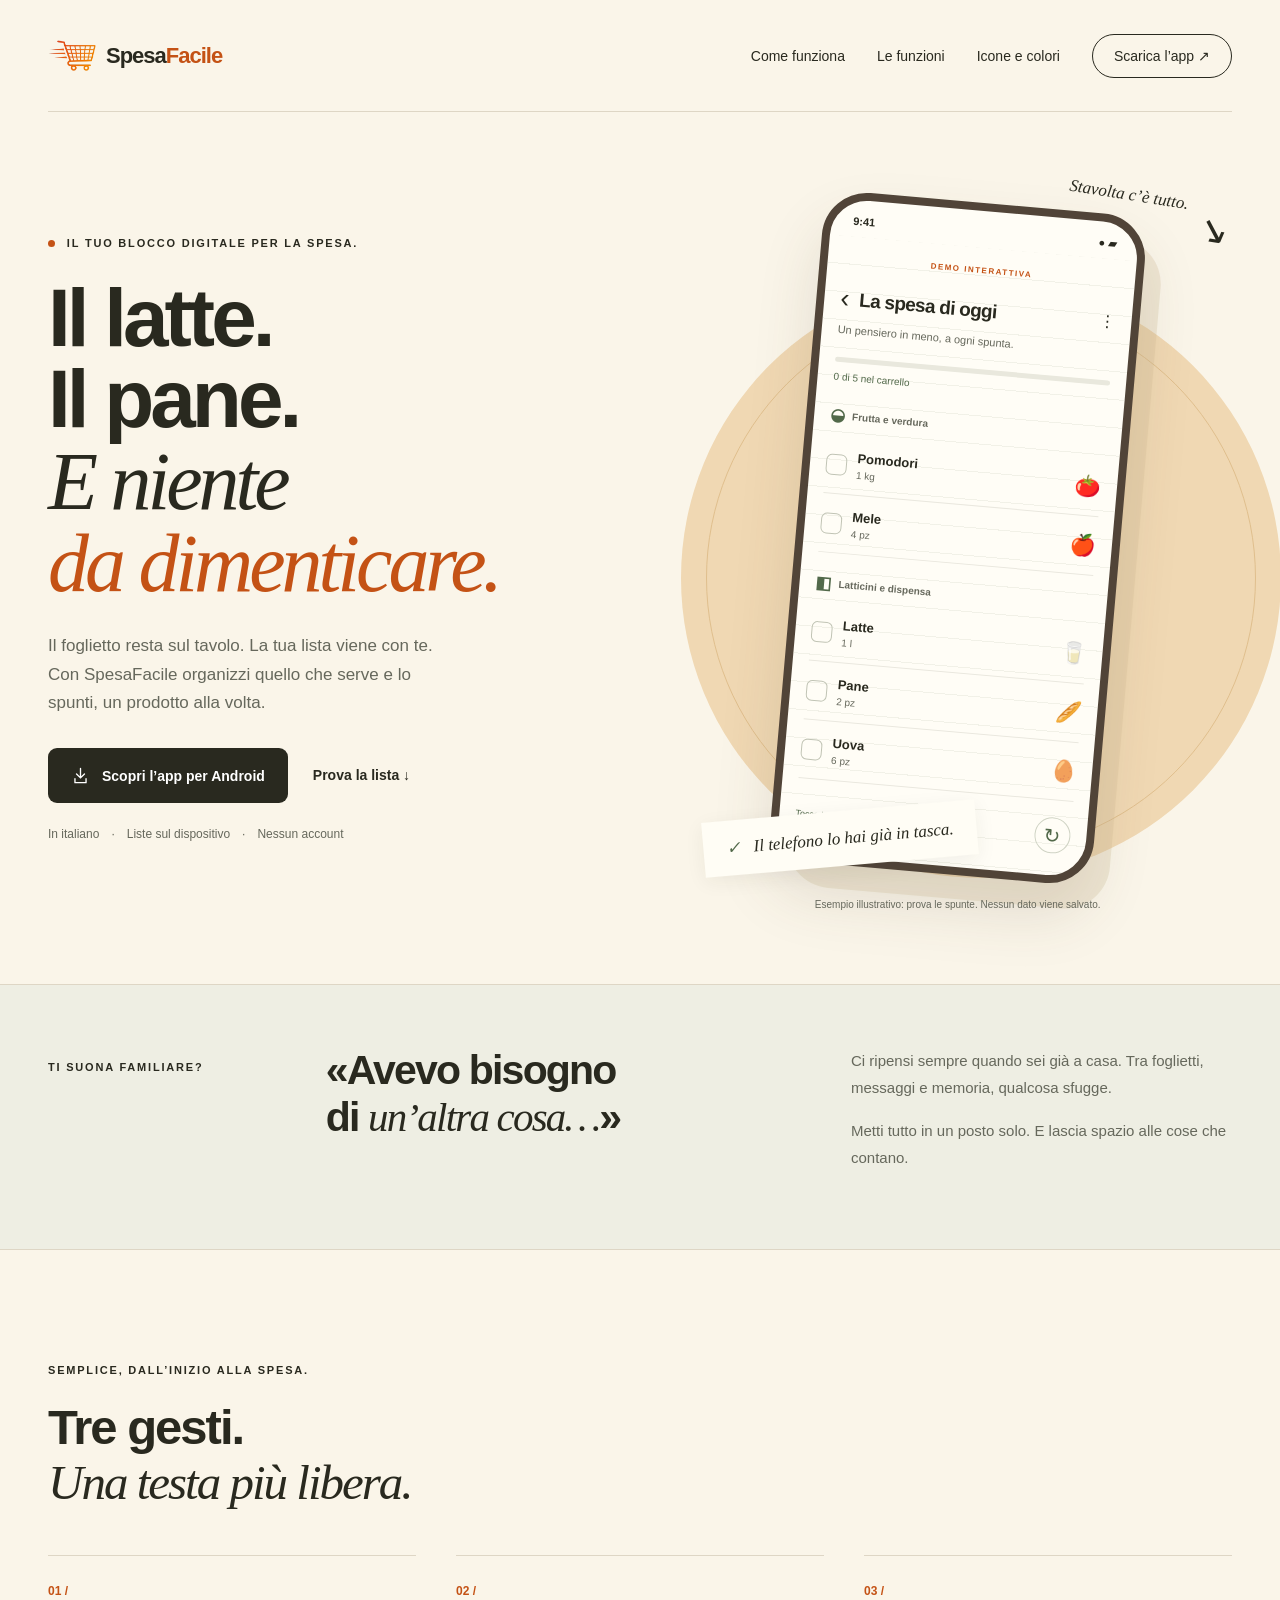
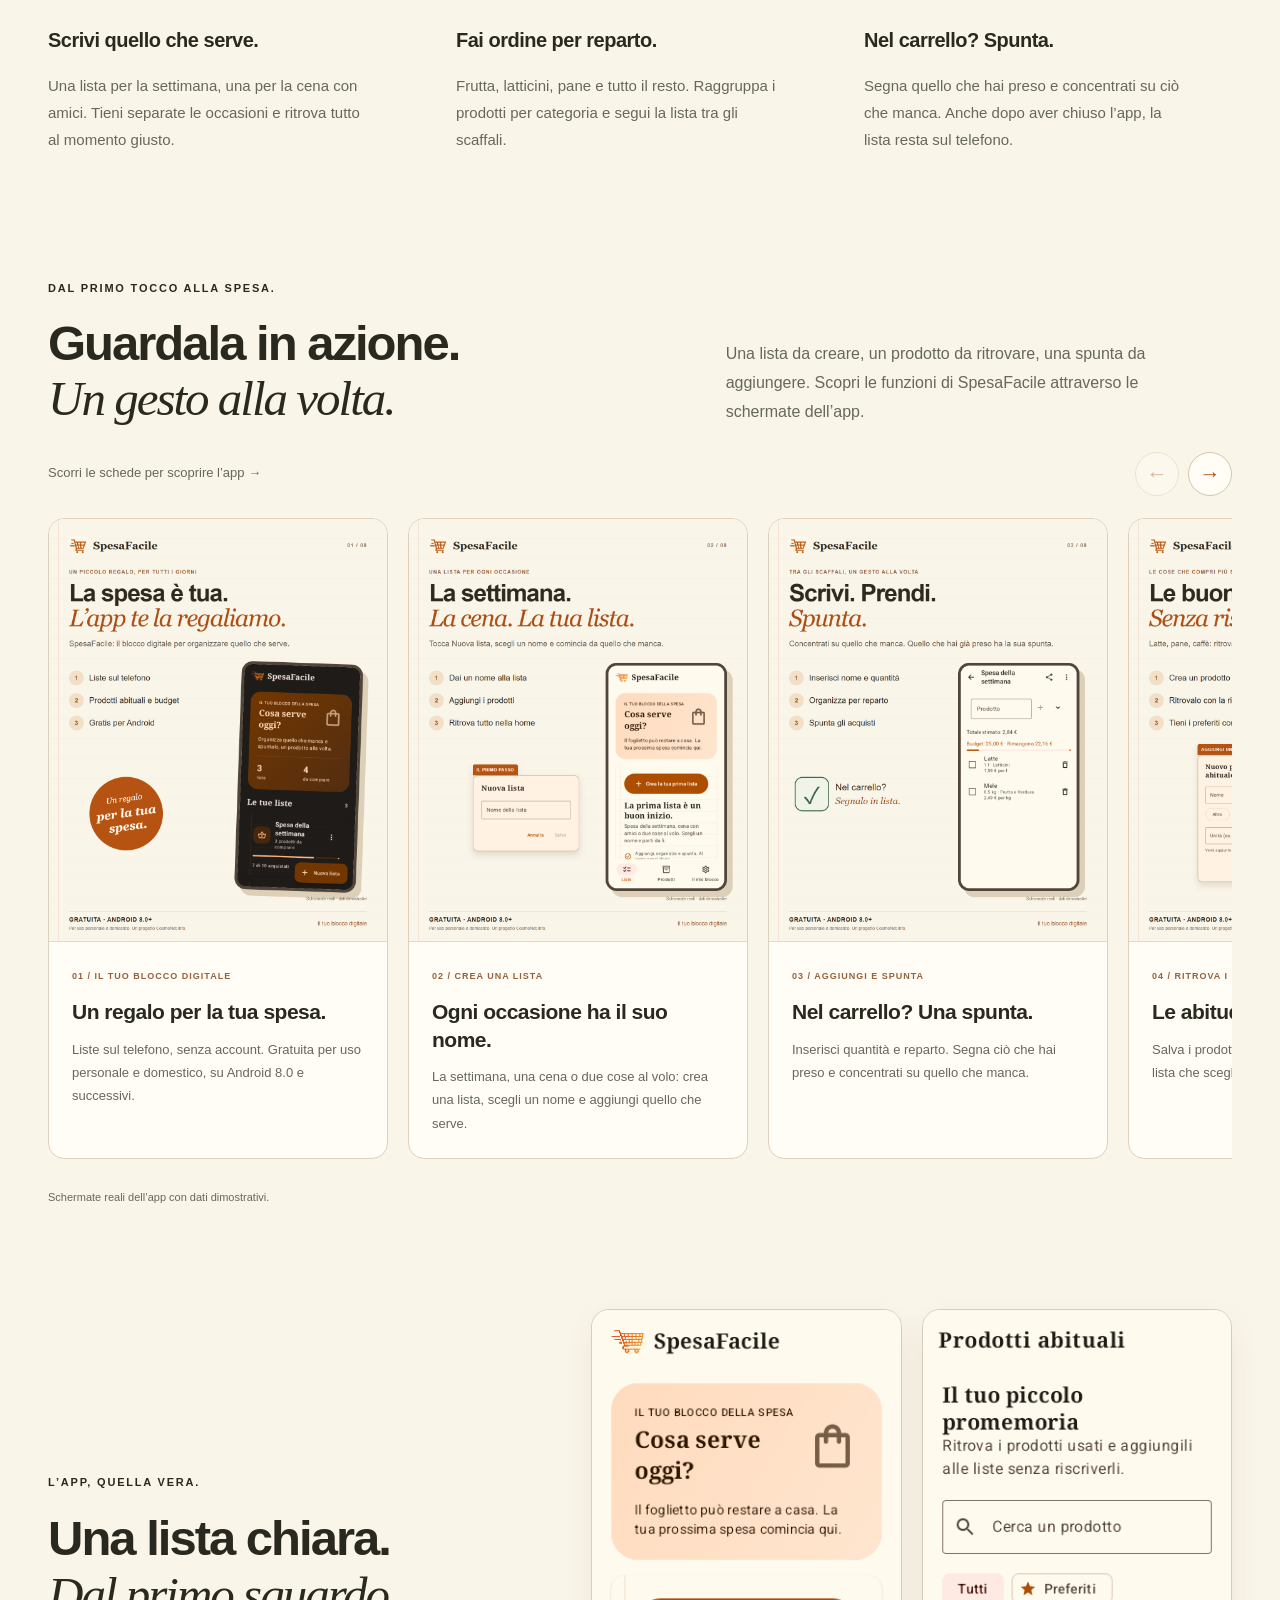
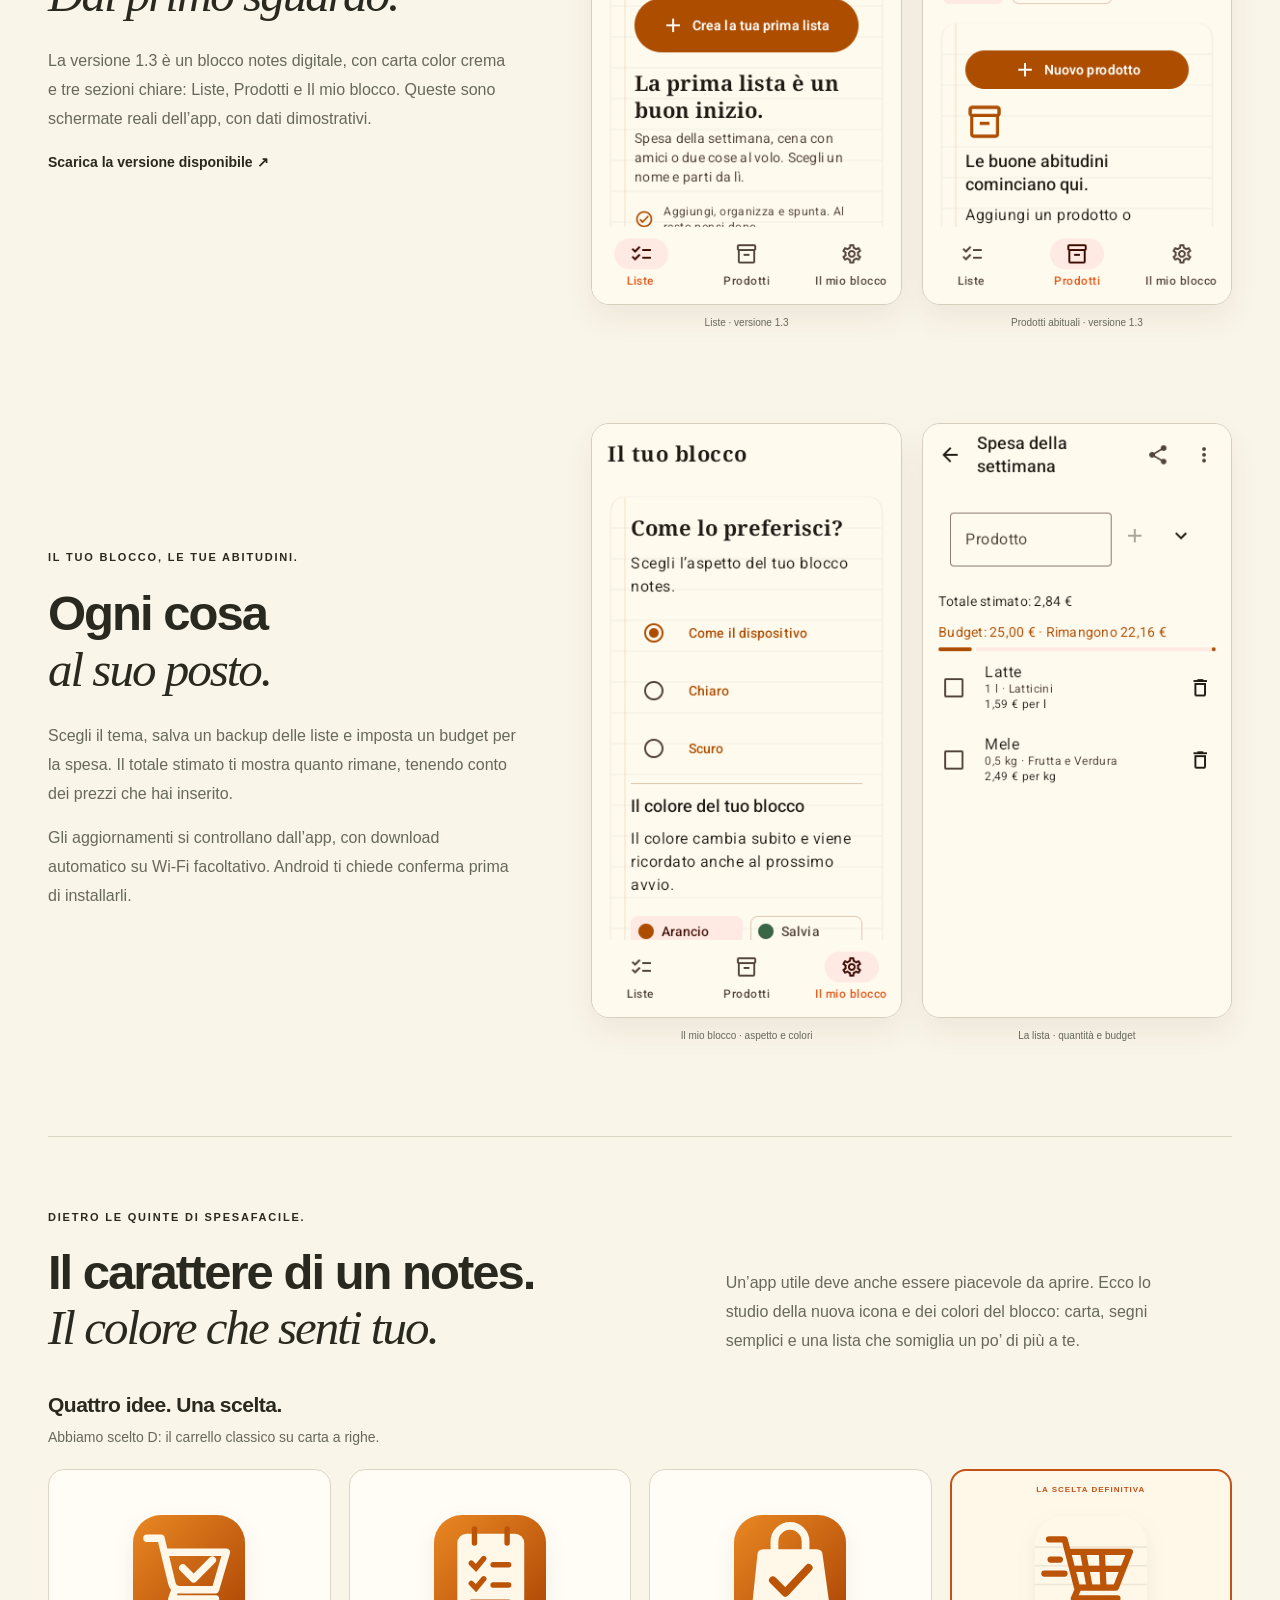
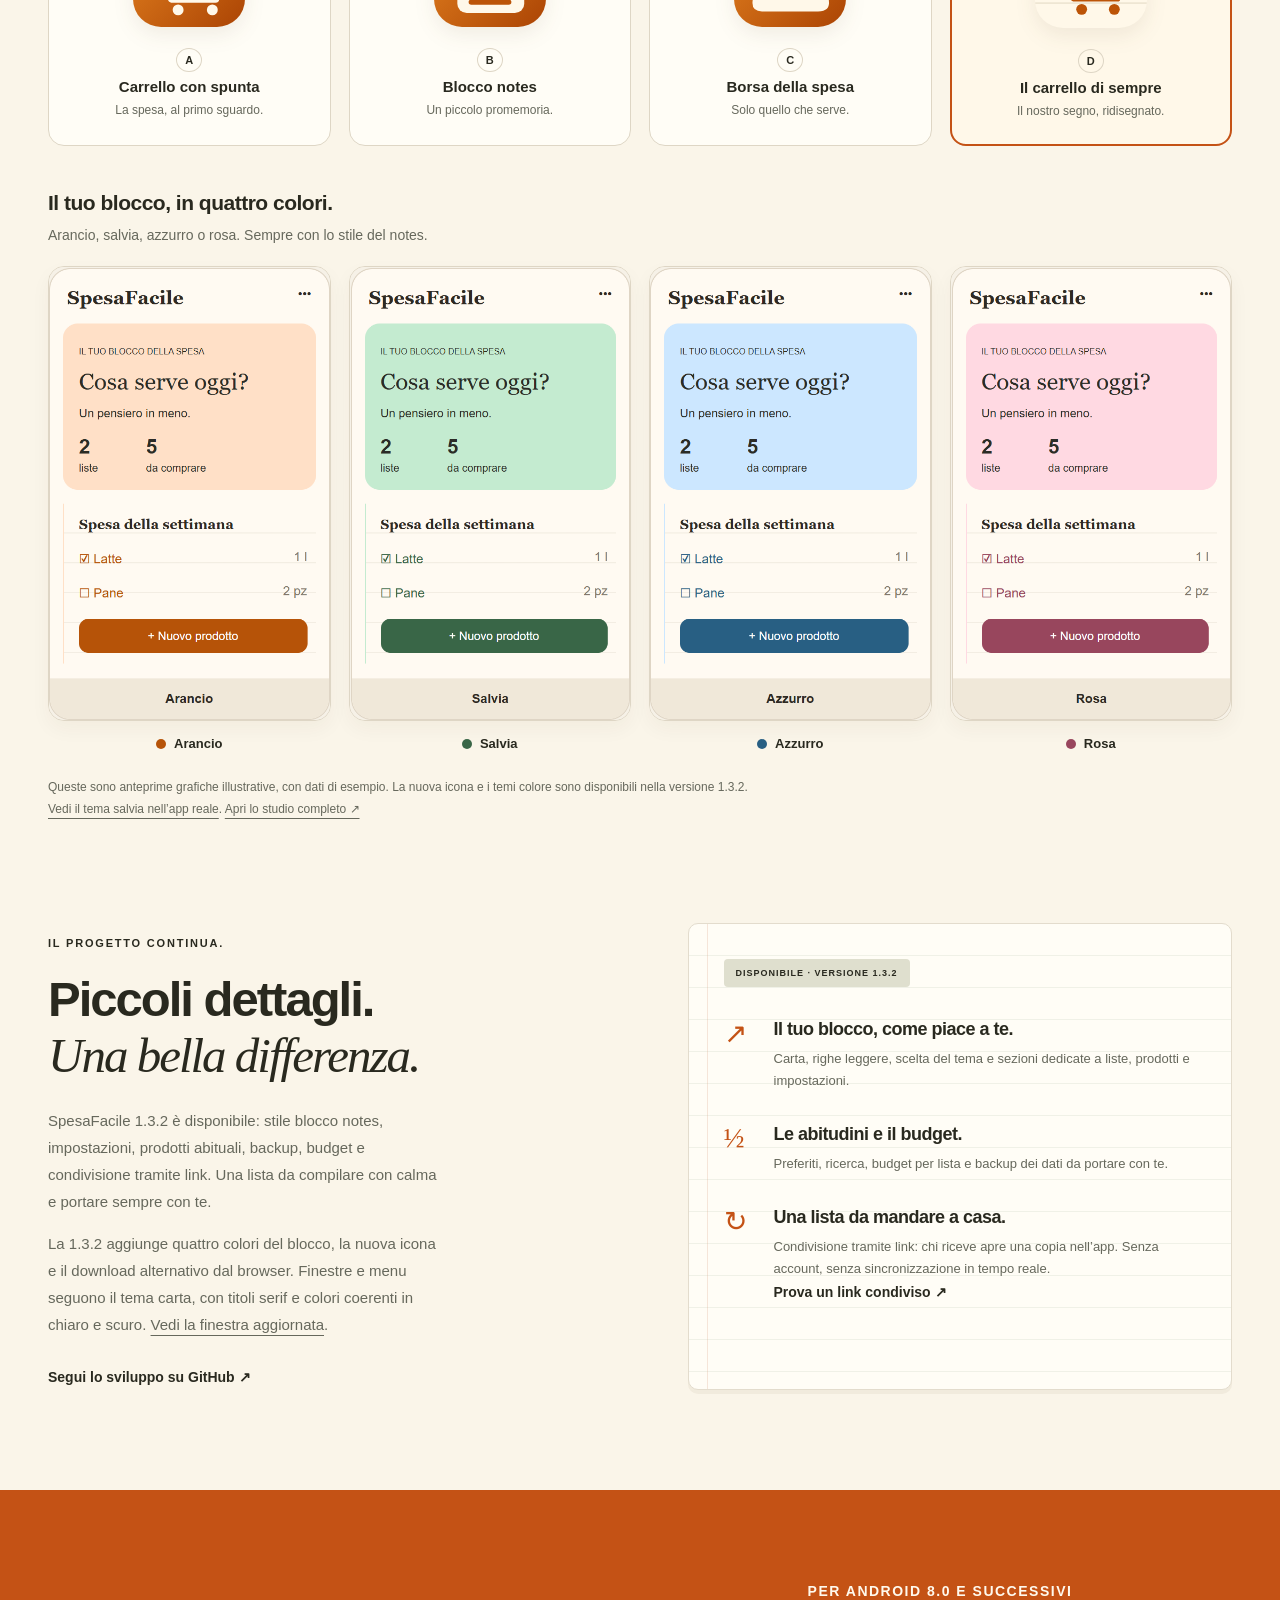
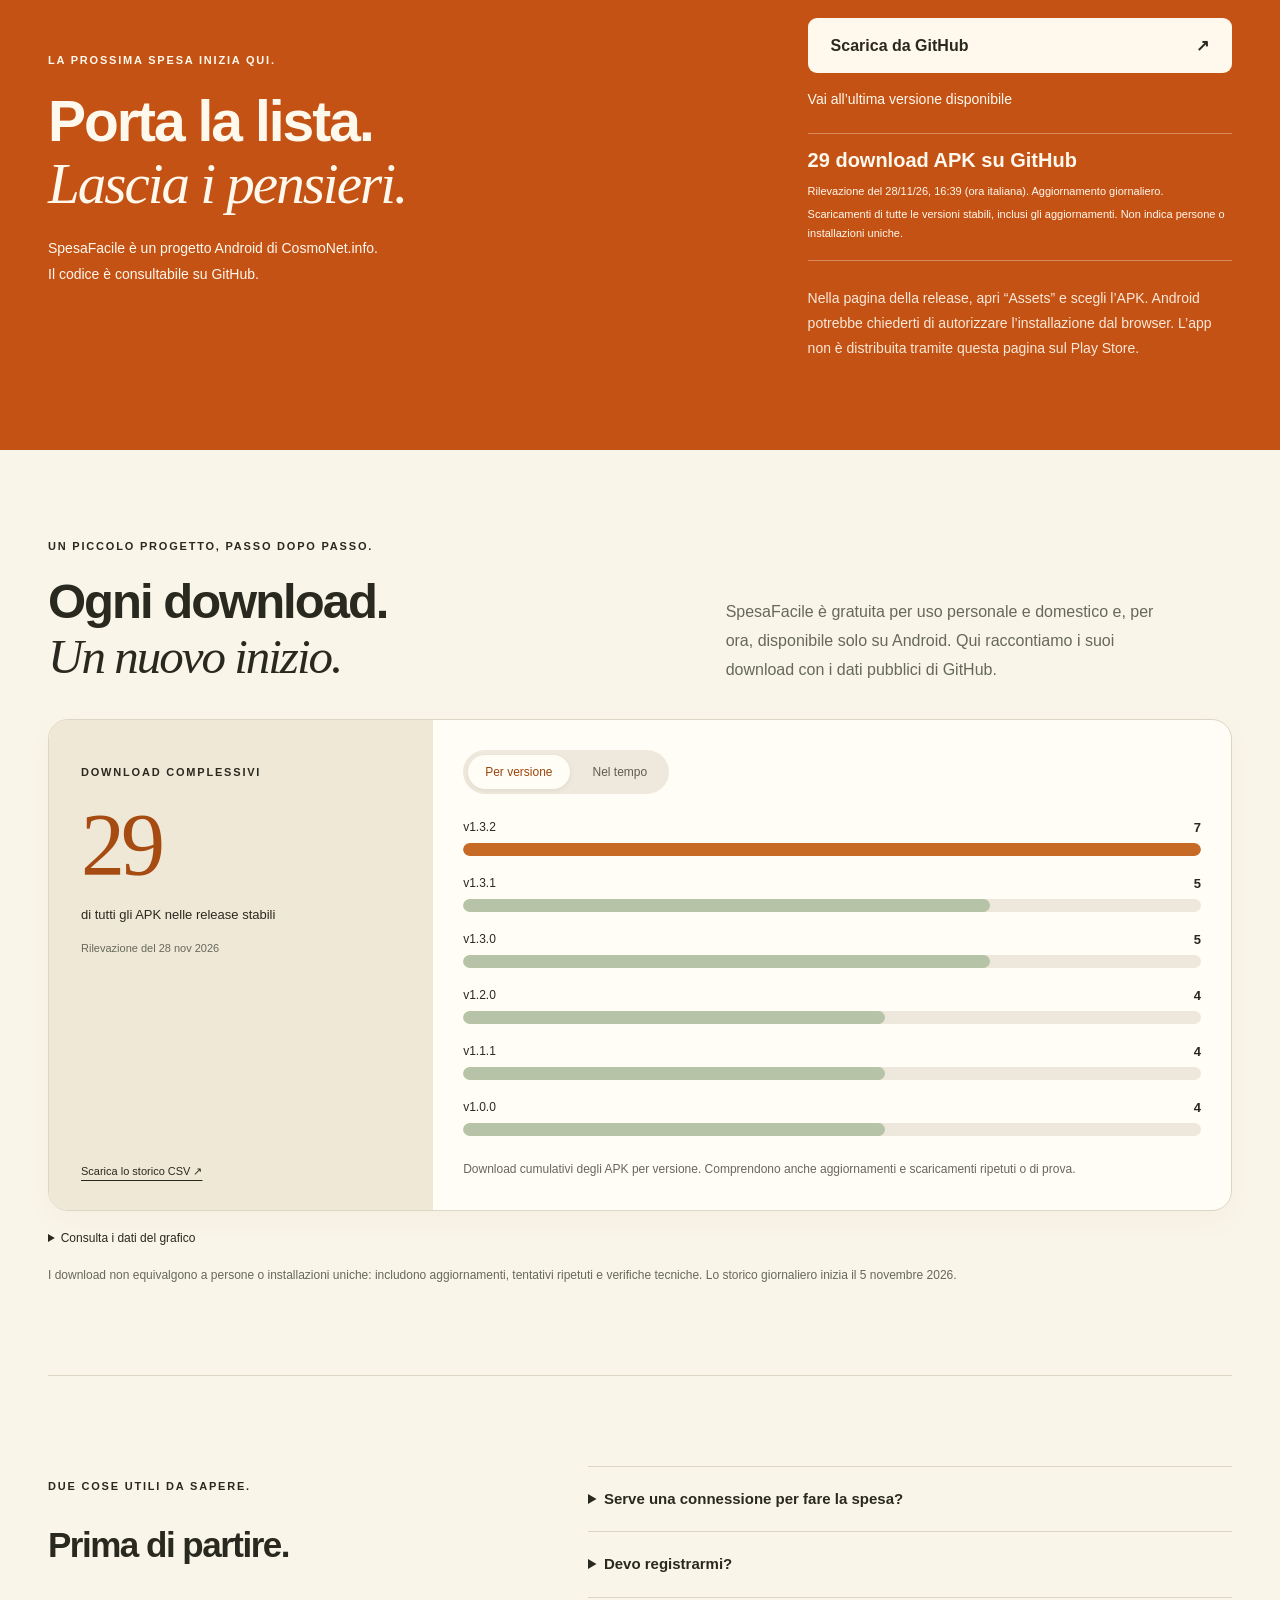
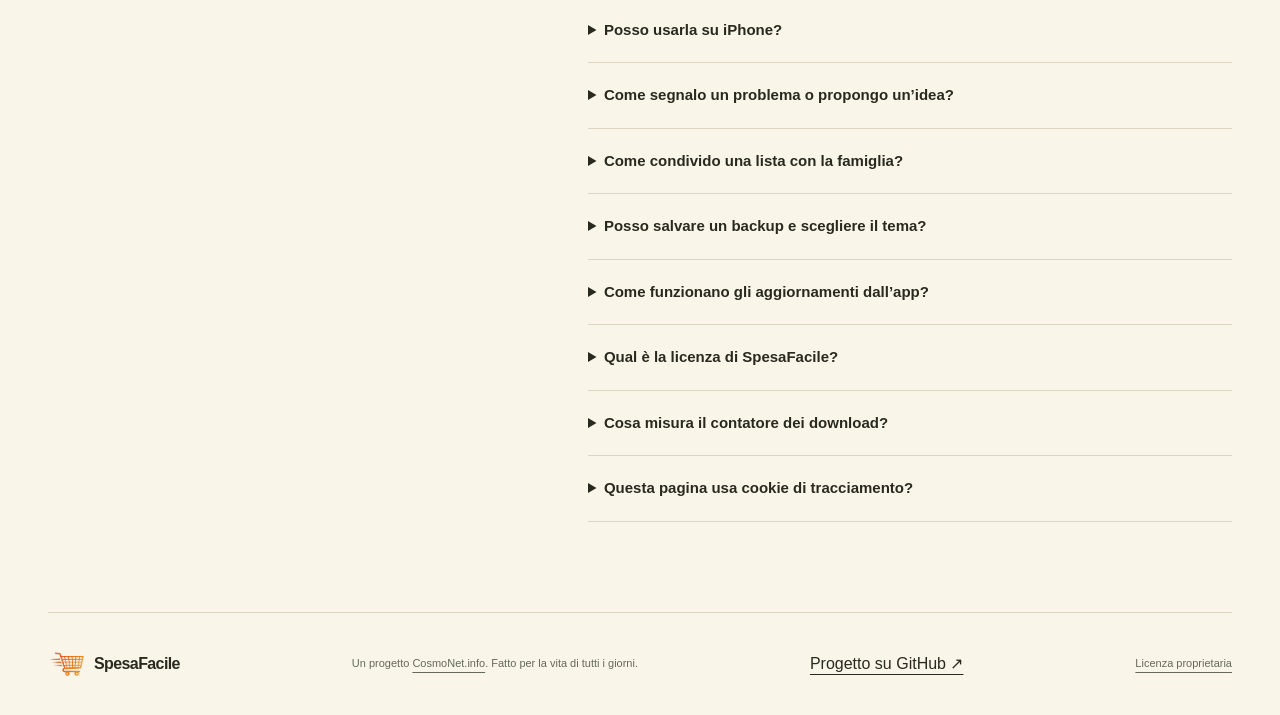
<file: index.html>
<!doctype html>
<html lang="it">
<head>
  <meta charset="utf-8">
  <meta name="viewport" content="width=device-width,initial-scale=1">
  <meta name="theme-color" content="#f9f6f0">
  <title>SpesaFacile — La tua lista, sempre con te</title>
  <meta name="description" content="Organizza la spesa con SpesaFacile, l’app Android in italiano: liste multiple, reparti e quantità. Scopri il progetto e scarica l’APK da GitHub.">
  <meta property="og:title" content="SpesaFacile — La tua lista, sempre con te">
  <meta property="og:description" content="Il foglietto si dimentica. Il telefono, molto meno. Scopri SpesaFacile per Android.">
  <meta property="og:type" content="website">
  <meta property="og:url" content="https://cosmonetinfo.github.io/SpesaFacile-landing-page/">
  <meta property="og:image" content="https://cosmonetinfo.github.io/SpesaFacile-landing-page/assets/social-card.png">
  <meta name="twitter:card" content="summary_large_image">
  <link rel="canonical" href="https://cosmonetinfo.github.io/SpesaFacile-landing-page/">
  <link rel="icon" href="assets/logo.png" type="image/png">
  <link rel="stylesheet" href="assets/style.css?v=20261105-downloads">
  <link rel="stylesheet" href="assets/community.css?v=20261105-1">
  <link rel="stylesheet" href="assets/features.css?v=20261105-1">
  <script src="assets/app.js?v=20261105-features" defer></script>
  <script src="assets/insights-model.js?v=20261105-1" defer></script>
  <script src="assets/insights.js?v=20261105-1" defer></script>
</head>
<body>
<a class="skip" href="#contenuto">Vai al contenuto</a>
<header class="header wrap">
  <a class="brand" href="#" aria-label="SpesaFacile, inizio pagina"><img src="assets/logo.png" width="48" height="48" alt=""><span>Spesa<span class="orange">Facile</span></span></a>
  <nav aria-label="Navigazione principale"><a href="#come-funziona">Come funziona</a><a href="#funzioni">Le funzioni</a><a href="#stile">Icone e colori</a><a class="nav-download" href="#scarica">Scarica l’app <span aria-hidden="true">↗</span></a></nav>
</header>
<main id="contenuto">
  <section class="hero wrap">
    <div class="hero-copy">
      <p class="eyebrow"><span class="dot"></span> IL TUO BLOCCO DIGITALE PER LA SPESA.</p>
      <h1>Il latte.<br>Il pane.<br><span class="serif">E niente</span><br><span class="serif orange">da dimenticare.</span></h1>
      <p class="lead">Il foglietto resta sul tavolo. La tua lista viene con te. Con SpesaFacile organizzi quello che serve e lo spunti, un prodotto alla volta.</p>
      <div class="hero-actions"><a class="button" href="#scarica"><svg viewBox="0 0 24 24" aria-hidden="true"><path d="M12 3v12m-5-5 5 5 5-5M5 16v5h14v-5"/></svg>Scopri l’app per Android</a><a class="text-link" href="#provala">Prova la lista <span aria-hidden="true">↓</span></a></div>
      <p class="small hero-note">In italiano <span>·</span> Liste sul dispositivo <span>·</span> Nessun account</p>
    </div>
    <div class="hero-visual" id="provala">
      <div class="visual-circle" aria-hidden="true"></div>
      <div class="note note-top">Stavolta c’è tutto. <span aria-hidden="true">↘</span></div>
      <div class="phone" aria-label="Demo interattiva di una lista della spesa">
        <div class="phone-top" aria-hidden="true"><span>9:41</span><span>● ▰</span></div>
        <div class="phone-content">
          <div class="demo-label">DEMO INTERATTIVA</div>
          <div class="phone-heading"><span class="back" aria-hidden="true">‹</span><h2>La spesa di oggi</h2><span aria-hidden="true">⋮</span></div>
          <p class="phone-subtitle">Un pensiero in meno, a ogni spunta.</p>
          <div class="demo-progress"><div id="progress-bar"></div></div>
          <p id="progress-text" class="progress-text" aria-live="polite">0 di 5 nel carrello</p>
          <div class="aisle"><span aria-hidden="true">◒</span> Frutta e verdura</div>
          <label class="grocery"><input type="checkbox"><span class="custom-check" aria-hidden="true"></span><span><strong>Pomodori</strong><small>1 kg</small></span><span class="food" aria-hidden="true">🍅</span></label>
          <label class="grocery"><input type="checkbox"><span class="custom-check" aria-hidden="true"></span><span><strong>Mele</strong><small>4 pz</small></span><span class="food" aria-hidden="true">🍎</span></label>
          <div class="aisle"><span aria-hidden="true">◧</span> Latticini e dispensa</div>
          <label class="grocery"><input type="checkbox"><span class="custom-check" aria-hidden="true"></span><span><strong>Latte</strong><small>1 l</small></span><span class="food" aria-hidden="true">🥛</span></label>
          <label class="grocery"><input type="checkbox"><span class="custom-check" aria-hidden="true"></span><span><strong>Pane</strong><small>2 pz</small></span><span class="food" aria-hidden="true">🥖</span></label>
          <label class="grocery"><input type="checkbox"><span class="custom-check" aria-hidden="true"></span><span><strong>Uova</strong><small>6 pz</small></span><span class="food" aria-hidden="true">🥚</span></label>
          <div class="demo-bottom"><span id="demo-message">Tocca i prodotti per spuntarli</span><button type="button" id="reset-demo" aria-label="Ricomincia la demo">↻</button></div>
        </div>
      </div>
      <div class="note note-bottom"><span aria-hidden="true">✓</span> Il telefono lo hai già in tasca.</div>
      <p class="demo-disclaimer">Esempio illustrativo: prova le spunte. Nessun dato viene salvato.</p>
    </div>
  </section>
  <section class="manifesto" id="come-funziona">
    <div class="wrap manifesto-grid"><p class="eyebrow">TI SUONA FAMILIARE?</p><h2>«Avevo bisogno<br>di <span class="serif">un’altra cosa…</span>»</h2><div><p>Ci ripensi sempre quando sei già a casa. Tra foglietti, messaggi e memoria, qualcosa sfugge.</p><p>Metti tutto in un posto solo. E lascia spazio alle cose che contano.</p></div></div>
  </section>
  <section class="steps wrap">
    <div class="section-heading"><p class="eyebrow">SEMPLICE, DALL’INIZIO ALLA SPESA.</p><h2>Tre gesti.<br><span class="serif">Una testa più libera.</span></h2></div>
    <div class="steps-grid">
      <article><span class="step-number">01 /</span><h3>Scrivi quello che serve.</h3><p>Una lista per la settimana, una per la cena con amici. Tieni separate le occasioni e ritrova tutto al momento giusto.</p></article>
      <article><span class="step-number">02 /</span><h3>Fai ordine per reparto.</h3><p>Frutta, latticini, pane e tutto il resto. Raggruppa i prodotti per categoria e segui la lista tra gli scaffali.</p></article>
      <article><span class="step-number">03 /</span><h3>Nel carrello? Spunta.</h3><p>Segna quello che hai preso e concentrati su ciò che manca. Anche dopo aver chiuso l’app, la lista resta sul telefono.</p></article>
    </div>
  </section>
  <section class="feature-story wrap" id="funzioni" aria-labelledby="feature-title">
    <div class="feature-heading"><div><p class="eyebrow">DAL PRIMO TOCCO ALLA SPESA.</p><h2 id="feature-title">Guardala in azione.<br><span class="serif">Un gesto alla volta.</span></h2></div><p>Una lista da creare, un prodotto da ritrovare, una spunta da aggiungere. Scopri le funzioni di SpesaFacile attraverso le schermate dell’app.</p></div>
    <div class="feature-controls"><p>Scorri le schede per scoprire l’app <span aria-hidden="true">→</span></p><div><button type="button" id="features-previous" aria-label="Mostra le funzioni precedenti" aria-controls="feature-track" disabled>←</button><button type="button" id="features-next" aria-label="Mostra le funzioni successive" aria-controls="feature-track">→</button></div></div>
    <div class="feature-track" id="feature-track" tabindex="0" aria-label="Le funzioni di SpesaFacile, scorri orizzontalmente">
      <article class="feature-card"><img src="assets/features/presentazione.png" width="1080" height="1350" loading="lazy" alt="SpesaFacile gratuita per Android, con il riepilogo delle liste nella home scura"><div><span>01 / IL TUO BLOCCO DIGITALE</span><h3>Un regalo per la tua spesa.</h3><p>Liste sul telefono, senza account. Gratuita per uso personale e domestico, su Android 8.0 e successivi.</p></div></article>
      <article class="feature-card"><img src="assets/features/liste.png" width="1080" height="1350" loading="lazy" alt="Home dell’app e finestra Nuova lista con il campo per scrivere un nome"><div><span>02 / CREA UNA LISTA</span><h3>Ogni occasione ha il suo nome.</h3><p>La settimana, una cena o due cose al volo: crea una lista, scegli un nome e aggiungi quello che serve.</p></div></article>
      <article class="feature-card"><img src="assets/features/spunte.png" width="1080" height="1350" loading="lazy" alt="Lista reale con latte e mele, quantità, prezzi e caselle per segnare gli acquisti"><div><span>03 / AGGIUNGI E SPUNTA</span><h3>Nel carrello? Una spunta.</h3><p>Inserisci quantità e reparto. Segna ciò che hai preso e concentrati su quello che manca.</p></div></article>
      <article class="feature-card"><img src="assets/features/prodotti.png" width="1080" height="1350" loading="lazy" alt="Prodotti abituali e finestra per aggiungere un prodotto ai preferiti"><div><span>04 / RITROVA I PREFERITI</span><h3>Le abitudini, senza riscriverle.</h3><p>Salva i prodotti abituali, cercali e aggiungili alla lista che scegli. Una stella tiene vicini i preferiti.</p></div></article>
      <article class="feature-card"><img src="assets/features/budget.png" width="1080" height="1350" loading="lazy" alt="Esempio con budget di 25 euro, totale stimato di 2,84 euro e 22,16 euro rimanenti"><div><span>05 / CONTROLLA IL BUDGET</span><h3>Vedi quanto resta.</h3><p>Imposta un budget e inserisci prezzi e quantità. La stima considera i prezzi indicati; quelli mancanti non sono inclusi.</p></div></article>
      <article class="feature-card"><img src="assets/features/colori.png" width="1080" height="1350" loading="lazy" alt="Confronto tra schermate salvia chiara e arancio scura e i quattro colori disponibili"><div><span>06 / SCEGLI IL COLORE</span><h3>Il notes, come piace a te.</h3><p>Arancio, salvia, azzurro o rosa, con aspetto chiaro o scuro. La scelta resta salvata al prossimo avvio.</p></div></article>
      <article class="feature-card"><img src="assets/features/condivisione.png" width="1080" height="1350" loading="lazy" alt="Apertura di una lista condivisa con il pulsante Salva e apri la lista"><div><span>07 / MANDA UN LINK</span><h3>Passala a chi va a fare la spesa.</h3><p>Il destinatario apre e salva una copia nell’app. Per inviare modifiche condividi un nuovo link: non c’è sincronizzazione in tempo reale.</p></div></article>
      <article class="feature-card"><img src="assets/features/scarica.png" width="1080" height="1350" loading="lazy" alt="Riepilogo delle funzioni di SpesaFacile: liste, prodotti abituali, budget, backup e link"><div><span>08 / PORTALA CON TE</span><h3>Un pensiero in meno, in tasca.</h3><p>Le liste si consultano anche offline. Scopri le funzioni e scarica la versione ufficiale per Android.</p><a class="text-link" href="#scarica">Scarica l’app gratuita ↗</a></div></article>
    </div>
    <p class="feature-note">Schermate reali dell’app con dati dimostrativi.</p>
  </section>
  <section class="app-showcase wrap" id="app">
    <div><p class="eyebrow">L’APP, QUELLA VERA.</p><h2>Una lista chiara.<br><span class="serif">Dal primo sguardo.</span></h2><p>La versione 1.3 è un blocco notes digitale, con carta color crema e tre sezioni chiare: Liste, Prodotti e Il mio blocco. Queste sono schermate reali dell’app, con dati dimostrativi.</p><a class="text-link" href="#scarica">Scarica la versione disponibile ↗</a></div>
    <div class="real-screens" style="display:grid;grid-template-columns:repeat(2,minmax(0,1fr));gap:20px;align-items:start"><figure style="margin:0"><img style="display:block;width:100%;height:auto" src="assets/screenshots/notebook-home.png" width="320" height="616" loading="lazy" alt="Home reale di SpesaFacile 1.3 con pulsante per creare la prima lista e navigazione in basso"><figcaption>Liste · versione 1.3</figcaption></figure><figure style="margin:0"><img style="display:block;width:100%;height:auto" src="assets/screenshots/notebook-products-1.3.1.png" width="320" height="616" loading="lazy" alt="Prodotti abituali e preferiti nella versione 1.3"><figcaption>Prodotti abituali · versione 1.3</figcaption></figure></div>
  </section>
  <section class="app-showcase wrap" id="impostazioni">
    <div><p class="eyebrow">IL TUO BLOCCO, LE TUE ABITUDINI.</p><h2>Ogni cosa<br><span class="serif">al suo posto.</span></h2><p>Scegli il tema, salva un backup delle liste e imposta un budget per la spesa. Il totale stimato ti mostra quanto rimane, tenendo conto dei prezzi che hai inserito.</p><p>Gli aggiornamenti si controllano dall’app, con download automatico su Wi-Fi facoltativo. Android ti chiede conferma prima di installarli.</p></div>
    <div class="real-screens" style="display:grid;grid-template-columns:repeat(2,minmax(0,1fr));gap:20px;align-items:start"><figure style="margin:0"><img src="assets/screenshots/notebook-settings-1.3.2.png" width="320" height="616" style="display:block;width:100%;height:auto" loading="lazy" alt="Impostazioni reali della versione 1.3.2: aspetto chiaro o scuro e scelta del colore del blocco"><figcaption>Il mio blocco · aspetto e colori</figcaption></figure><figure style="margin:0"><img src="assets/screenshots/notebook-shopping.png" width="320" height="616" style="display:block;width:100%;height:auto" loading="lazy" alt="Lista della spesa con quantità, prezzi, budget e prodotti da spuntare"><figcaption>La lista · quantità e budget</figcaption></figure></div>
  </section>
  <section class="design-study wrap" id="stile" aria-labelledby="studio-titolo">
    <div class="study-heading"><div><p class="eyebrow">DIETRO LE QUINTE DI SPESAFACILE.</p><h2 id="studio-titolo">Il carattere di un notes.<br><span class="serif">Il colore che senti tuo.</span></h2></div><p>Un’app utile deve anche essere piacevole da aprire. Ecco lo studio della nuova icona e dei colori del blocco: carta, segni semplici e una lista che somiglia un po’ di più a te.</p></div>
    <div class="study-subtitle"><h3>Quattro idee. Una scelta.</h3><p>Abbiamo scelto D: il carrello classico su carta a righe.</p></div>
    <div class="icon-studies">
      <figure><img src="assets/design/icona-a.svg" width="144" height="144" loading="lazy" alt="Proposta A: carrello chiaro con spunta su fondo arancio"><figcaption><span class="study-letter">A</span><strong>Carrello con spunta</strong><small>La spesa, al primo sguardo.</small></figcaption></figure>
      <figure><img src="assets/design/icona-b.svg" width="144" height="144" loading="lazy" alt="Proposta B: blocco notes chiaro con spunte su fondo arancio"><figcaption><span class="study-letter">B</span><strong>Blocco notes</strong><small>Un piccolo promemoria.</small></figcaption></figure>
      <figure><img src="assets/design/icona-c.svg" width="144" height="144" loading="lazy" alt="Proposta C: borsa della spesa chiara con spunta su fondo arancio"><figcaption><span class="study-letter">C</span><strong>Borsa della spesa</strong><small>Solo quello che serve.</small></figcaption></figure>
      <figure class="icon-chosen"><span class="chosen-label">LA SCELTA DEFINITIVA</span><img src="assets/design/icona-d.svg" width="144" height="144" loading="lazy" alt="Icona scelta D: carrello arancio su carta chiara a righe"><figcaption><span class="study-letter">D</span><strong>Il carrello di sempre</strong><small>Il nostro segno, ridisegnato.</small></figcaption></figure>
    </div>
    <div class="study-subtitle theme-study-title"><h3>Il tuo blocco, in quattro colori.</h3><p>Arancio, salvia, azzurro o rosa. Sempre con lo stile del notes.</p></div>
    <div class="theme-studies">
      <figure><img src="assets/design/tema-arancio.png" width="526" height="850" loading="lazy" alt="Mockup del blocco notes con scheda pesca e pulsanti arancio"><figcaption><span style="--swatch:#b65308"></span>Arancio</figcaption></figure>
      <figure><img src="assets/design/tema-salvia.png" width="526" height="850" loading="lazy" alt="Mockup del blocco notes con scheda verde chiaro e pulsanti salvia"><figcaption><span style="--swatch:#396647"></span>Salvia</figcaption></figure>
      <figure><img src="assets/design/tema-azzurro.png" width="526" height="850" loading="lazy" alt="Mockup del blocco notes con scheda azzurra e pulsanti blu"><figcaption><span style="--swatch:#285f83"></span>Azzurro</figcaption></figure>
      <figure><img src="assets/design/tema-rosa.png" width="526" height="850" loading="lazy" alt="Mockup del blocco notes con scheda rosa e pulsanti color lampone"><figcaption><span style="--swatch:#98465d"></span>Rosa</figcaption></figure>
    </div>
    <p class="study-note">Queste sono anteprime grafiche illustrative, con dati di esempio. La nuova icona e i temi colore sono disponibili nella versione 1.3.2. <a href="assets/screenshots/notebook-salvia-1.3.2.png">Vedi il tema salvia nell’app reale</a>. <a href="assets/design/studio-icone-temi.png">Apri lo studio completo ↗</a></p>
  </section>
  <section class="next wrap" id="novita">
    <div class="next-intro"><p class="eyebrow">IL PROGETTO CONTINUA.</p><h2>Piccoli dettagli.<br><span class="serif">Una bella differenza.</span></h2><p>SpesaFacile 1.3.2 è disponibile: stile blocco notes, impostazioni, prodotti abituali, backup, budget e condivisione tramite link. Una lista da compilare con calma e portare sempre con te.</p><p class="small">La 1.3.2 aggiunge quattro colori del blocco, la nuova icona e il download alternativo dal browser. Finestre e menu seguono il tema carta, con titoli serif e colori coerenti in chiaro e scuro. <a href="assets/screenshots/dialog-product-light-1.3.1.png">Vedi la finestra aggiornata</a>.</p><a class="text-link" href="https://github.com/CosmoNetinfo/SpesaFacile" target="_blank" rel="noopener noreferrer">Segui lo sviluppo su GitHub <span aria-hidden="true">↗</span></a></div>
    <div class="next-features"><span class="pill">DISPONIBILE · VERSIONE 1.3.2</span>
      <article><span aria-hidden="true">↗</span><div><h3>Il tuo blocco, come piace a te.</h3><p>Carta, righe leggere, scelta del tema e sezioni dedicate a liste, prodotti e impostazioni.</p></div></article>
      <article><span aria-hidden="true">½</span><div><h3>Le abitudini e il budget.</h3><p>Preferiti, ricerca, budget per lista e backup dei dati da portare con te.</p></div></article>
      <article><span aria-hidden="true">↻</span><div><h3>Una lista da mandare a casa.</h3><p>Condivisione tramite link: chi riceve apre una copia nell’app. Senza account, senza sincronizzazione in tempo reale.</p><a class="text-link" href="condividi/#[base64]">Prova un link condiviso ↗</a></div></article>
    </div>
  </section>
  <section class="download" id="scarica"><div class="wrap download-grid">
    <div><p class="eyebrow">LA PROSSIMA SPESA INIZIA QUI.</p><h2>Porta la lista.<br><span class="serif">Lascia i pensieri.</span></h2><p>SpesaFacile è un progetto Android di CosmoNet.info.<br>Il codice è consultabile su GitHub.</p></div>
    <div class="download-panel"><p class="download-platform">PER ANDROID 8.0 E SUCCESSIVI</p><a class="button button-light" href="https://github.com/CosmoNetinfo/SpesaFacile/releases/latest" target="_blank" rel="noopener noreferrer">Scarica da GitHub <span aria-hidden="true">↗</span></a><p class="release-label" id="release-label">Vai all’ultima versione disponibile</p><div class="download-statistics"><p id="download-count" aria-live="polite">Conteggio download in caricamento…</p><p id="download-updated"></p><p>Scaricamenti di tutte le versioni stabili, inclusi gli aggiornamenti. Non indica persone o installazioni uniche.</p></div><p class="install-note">Nella pagina della release, apri “Assets” e scegli l’APK. Android potrebbe chiederti di autorizzare l’installazione dal browser. L’app non è distribuita tramite questa pagina sul Play Store.</p></div>
  </div></section>
  <section class="community-section wrap" id="numeri" aria-labelledby="numbers-title">
    <div class="community-heading"><div><p class="eyebrow">UN PICCOLO PROGETTO, PASSO DOPO PASSO.</p><h2 id="numbers-title">Ogni download.<br><span class="serif">Un nuovo inizio.</span></h2></div><p>SpesaFacile è gratuita per uso personale e domestico e, per ora, disponibile solo su Android. Qui raccontiamo i suoi download con i dati pubblici di GitHub.</p></div>
    <div class="insights-card">
      <div class="insights-overview"><p class="eyebrow">DOWNLOAD COMPLESSIVI</p><strong id="chart-total">—</strong><p>di tutti gli APK nelle release stabili</p><small id="chart-asof">In attesa della rilevazione</small><a href="assets/data/download-history.csv">Scarica lo storico CSV ↗</a></div>
      <div class="insights-plot"><div class="chart-switch" role="group" aria-label="Vista del grafico"><button type="button" data-chart-view="versions" aria-pressed="true" disabled>Per versione</button><button type="button" data-chart-view="history" aria-pressed="false" disabled>Nel tempo</button></div><div id="downloads-chart" aria-live="polite">Caricamento del grafico…</div><p id="chart-note" class="community-note"></p></div>
    </div>
    <details class="chart-data"><summary>Consulta i dati del grafico</summary><table><thead><tr><th id="chart-column" scope="col">Versione</th><th scope="col">Download cumulativi</th></tr></thead><tbody id="chart-data-body"></tbody></table></details>
    <p class="community-note">I download non equivalgono a persone o installazioni uniche: includono aggiornamenti, tentativi ripetuti e verifiche tecniche. Lo storico giornaliero inizia il 5 novembre 2026.</p>
  </section>
<section class="faq wrap"><div><p class="eyebrow">DUE COSE UTILI DA SAPERE.</p><h2>Prima di partire.</h2></div><div class="faq-list">
    <details><summary>Serve una connessione per fare la spesa?</summary><p>Le liste sono salvate localmente nel database dell’app. Puoi gestirle senza connessione; il controllo degli aggiornamenti e il download delle release richiedono Internet.</p></details>
    <details><summary>Devo registrarmi?</summary><p>No. L’app non richiede un account. Le liste restano sul dispositivo; non è prevista una sincronizzazione familiare in tempo reale.</p></details>
    <details><summary>Posso usarla su iPhone?</summary><p>Al momento SpesaFacile è un’app nativa per Android 8.0 e successivi. Non è disponibile una versione iOS.</p></details>
    <details><summary>Come segnalo un problema o propongo un’idea?</summary><p>Puoi aprire una segnalazione nelle <a href="https://github.com/CosmoNetinfo/SpesaFacile/issues" target="_blank" rel="noopener noreferrer">Issues del progetto su GitHub</a>, descrivendo il dispositivo e quello che è successo.</p></details>
    <details><summary>Come condivido una lista con la famiglia?</summary><p>Nell’app apri una lista e scegli Condividi → Invia link all’app. Chi lo riceve vede l’anteprima sul sito e può salvare una copia in SpesaFacile 1.3 o successiva. Per inviare le modifiche successive basta condividere un nuovo link. Chi possiede il link può leggere la lista, inclusi prezzi e budget se presenti.</p></details>
    <details><summary>Posso salvare un backup e scegliere il tema?</summary><p>Sì. Nella sezione Il mio blocco scegli l’aspetto chiaro, scuro o quello del dispositivo e, dalla 1.3.2, il colore Arancio, Salvia, Azzurro o Rosa. Puoi esportare un backup JSON e importarlo come nuove copie, conservando le liste già presenti.</p></details>
    <details><summary>Come funzionano gli aggiornamenti dall’app?</summary><p>Dopo aver installato la 1.3, i successivi aggiornamenti vengono cercati all’avvio. Puoi scaricarli dall’app o abilitare il download automatico su Wi-Fi. L’APK viene verificato prima di proporre l’installazione; Android richiede la tua conferma. Dalla 1.3.2 è disponibile anche Scarica dal browser. Se una versione precedente segnala un errore di download, apri la release ufficiale nel browser e installa l’APK sopra l’app esistente per conservare le liste.</p></details>
    <details><summary>Qual è la licenza di SpesaFacile?</summary><p>È un’app con licenza proprietaria, utilizzabile gratuitamente per finalità personali e domestiche. Codice originale e marchio sono riservati al titolare. Le librerie di terze parti mantengono le rispettive licenze. <a href="LICENSE">Leggi la licenza</a>.</p></details>
    <details><summary>Cosa misura il contatore dei download?</summary><p>Somma i download degli APK nelle release stabili pubblicate su GitHub. Una persona può scaricare più versioni o ripetere lo scaricamento: il numero non misura utenti, installazioni o utilizzo dell’app. Le rilevazioni giornaliere iniziano il 5 novembre 2026; il primo totale include anche i download precedenti, di cui non abbiamo il dettaglio giornaliero. Non raccogliamo indirizzi IP. <a href="assets/data/download-history.csv">Scarica lo storico CSV</a>.</p></details>
    <details><summary>Questa pagina usa cookie di tracciamento?</summary><p>La pagina non include analytics, pubblicità o cookie di tracciamento. Font, risorse grafiche e statistiche aggregate dei download sono serviti con il sito. Per mostrare il numero dell’ultima release, il browser effettua una richiesta all’API pubblica di GitHub. L’hosting è fornito da GitHub Pages.</p></details>
  </div></section>
</main>
<footer class="wrap footer"><a class="brand" href="#"><img src="assets/logo.png" width="36" height="36" alt=""><span>SpesaFacile</span></a><p>Un progetto <a href="https://www.cosmonet.info/" target="_blank" rel="noopener noreferrer">CosmoNet.info</a>. Fatto per la vita di tutti i giorni.</p><a href="https://github.com/CosmoNetinfo/SpesaFacile" target="_blank" rel="noopener noreferrer">Progetto su GitHub ↗</a><a href="LICENSE">Licenza proprietaria</a></footer>
</body>
</html>
</file>
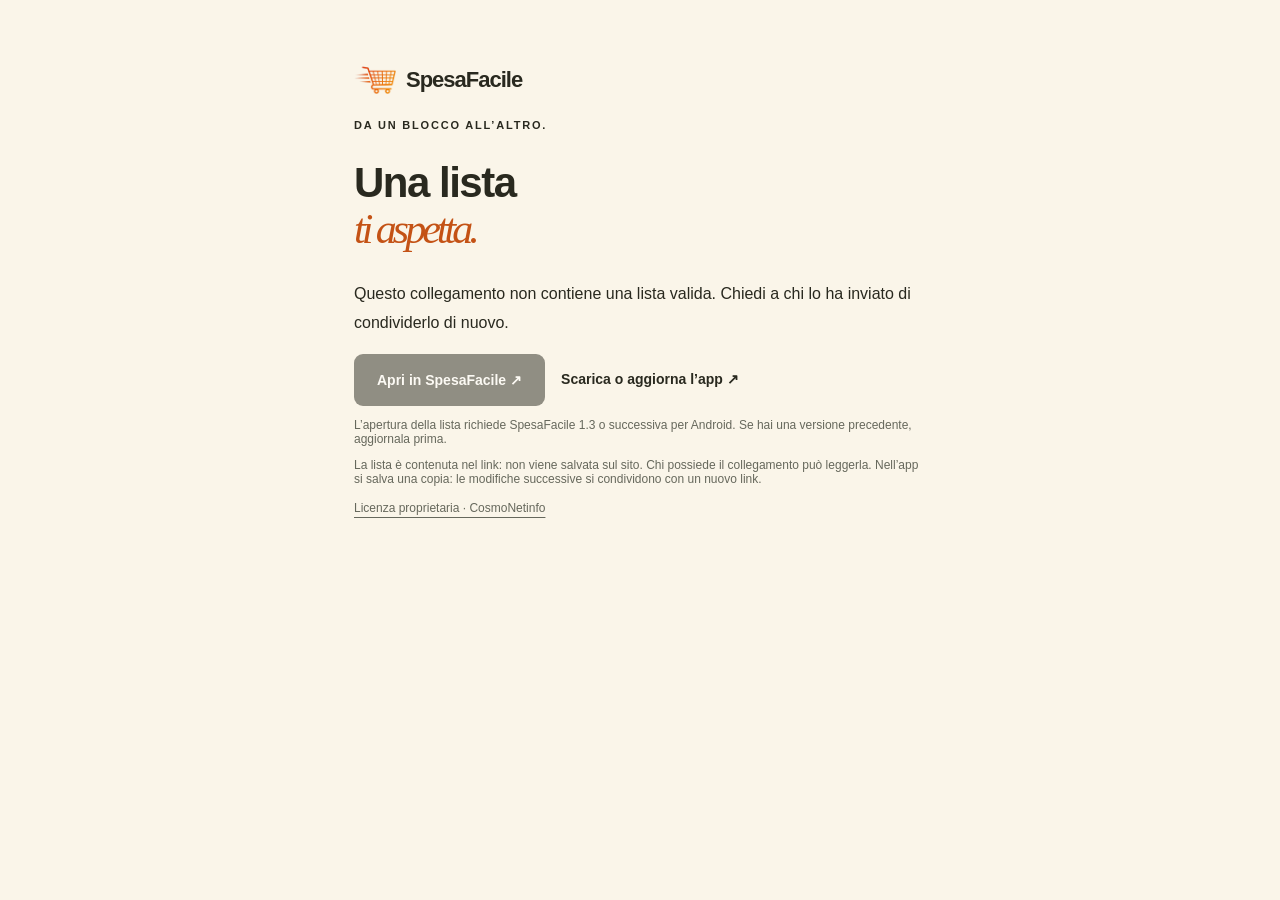
<file: condividi/index.html>
<!doctype html><html lang="it"><head><meta charset="utf-8"><meta name="viewport" content="width=device-width,initial-scale=1"><meta name="robots" content="noindex"><title>Una lista per te — SpesaFacile</title><link rel="icon" href="../assets/logo.png"><link rel="stylesheet" href="../assets/style.css"><style>main{max-width:620px;margin:35px auto;padding:24px}article{background:repeating-linear-gradient(#fffdf6 0,#fffdf6 31px,#d6d9c955 31px,#d6d9c955 32px);border:1px solid #ded6c5;border-radius:12px;padding:28px;margin-block:24px;box-shadow:0 5px 0 #ded5c455}h1{font-size:42px;letter-spacing:-1.5px;line-height:1.1}.shared-items{padding:0;list-style:none}.shared-items li{padding:12px 0;border-bottom:1px solid #ded6c5;line-height:1.5;overflow-wrap:anywhere}.actions{display:flex;flex-wrap:wrap;gap:16px;align-items:center}.button[aria-disabled=true]{opacity:.5;pointer-events:none}h2{overflow-wrap:anywhere}#status{line-height:1.8}</style><script src="../assets/share.js" defer></script></head><body><main><a class="brand" href="../"><img src="../assets/logo.png" width="42" height="42" alt=""><span>SpesaFacile</span></a><p class="eyebrow">DA UN BLOCCO ALL’ALTRO.</p><h1>Una lista<br><span class="serif orange">ti aspetta.</span></h1><p id="status" role="status">Leggo la lista dal collegamento…</p><article id="preview" hidden><h2 id="list-name"></h2><p id="list-count"></p><ul class="shared-items" id="list-items"></ul></article><div class="actions"><a class="button" id="open-app" aria-disabled="true">Apri in SpesaFacile ↗</a><a class="text-link" href="https://github.com/CosmoNetinfo/SpesaFacile/releases/latest">Scarica o aggiorna l’app ↗</a></div><p class="small">L’apertura della lista richiede SpesaFacile 1.3 o successiva per Android. Se hai una versione precedente, aggiornala prima.</p><p class="small">La lista è contenuta nel link: non viene salvata sul sito. Chi possiede il collegamento può leggerla. Nell’app si salva una copia: le modifiche successive si condividono con un nuovo link.</p><a class="small" href="../LICENSE">Licenza proprietaria · CosmoNetinfo</a></main></body></html>
</file>
<file: assets/style.css>
:root{--bg:#f9f6f0;--paper:#fffdf9;--ink:#29291f;--muted:#66685c;--orange:#c45215;--orange-bright:#ed840c;--line:#deded1;--green:#52694a}*{box-sizing:border-box}html{scroll-behavior:smooth;scroll-padding-top:32px}body{margin:0;background:var(--bg);color:var(--ink);font-family:Arial,Helvetica,sans-serif;-webkit-font-smoothing:antialiased}a{color:inherit}button,input{font:inherit}button,a,input,summary{-webkit-tap-highlight-color:transparent}a:focus-visible,button:focus-visible,summary:focus-visible,input:focus-visible+.custom-check{outline:3px solid var(--orange);outline-offset:5px}a{text-underline-offset:5px}.wrap{width:min(1240px,calc(100% - 96px));margin-inline:auto}.orange{color:var(--orange)}.serif{font-family:Georgia,'Times New Roman',serif;font-style:italic;font-weight:400}.header{height:112px;display:flex;align-items:center;justify-content:space-between;border-bottom:1px solid var(--line)}.brand{display:inline-flex;align-items:center;gap:10px;text-decoration:none;font-size:22px;font-weight:750;letter-spacing:-1px}.brand img{object-fit:contain;border-radius:12px}.header nav{display:flex;align-items:center;gap:32px;font-size:14px}.header nav a{text-decoration:none}.header nav a:hover,.text-link:hover{color:var(--orange)}.nav-download{border:1px solid var(--ink);border-radius:50px;padding:13px 21px}.hero{display:grid;grid-template-columns:1.1fr 1fr;gap:32px;padding-block:76px 96px;align-items:center}.eyebrow{font-size:11px;letter-spacing:1.8px;font-weight:750;line-height:1.7}.dot{display:inline-block;width:7px;height:7px;background:var(--orange);border-radius:50%;margin-right:7px}h1{font-size:clamp(55px,6.4vw,86px);letter-spacing:-4px;line-height:.99;margin:25px 0 28px;font-weight:750}h1 .serif{letter-spacing:-4px}.lead{font-size:17px;line-height:1.7;max-width:405px;color:var(--muted)}.hero-actions{display:flex;align-items:center;gap:25px;flex-wrap:wrap;margin-top:30px}.button{display:inline-flex;align-items:center;justify-content:center;gap:12px;text-decoration:none;background:var(--ink);color:white;border-radius:9px;padding:18px 23px;font-size:14px;font-weight:700;transition:transform .18s,background .18s}.button:hover{background:#484b37;transform:translateY(-2px)}.button svg{width:19px;height:19px;fill:none;stroke:currentColor;stroke-width:1.7;stroke-linecap:round;stroke-linejoin:round}.text-link{text-decoration:none;font-size:14px;font-weight:700;line-height:1.8}.small{font-size:12px;color:var(--muted)}.hero-note{margin-top:24px;display:flex;gap:12px;flex-wrap:wrap}.hero-visual{position:relative;min-height:700px;display:flex;align-items:center;justify-content:center}.visual-circle{position:absolute;width:115%;max-width:600px;aspect-ratio:1;border-radius:50%;background:#f0d8b3;right:-9%;top:90px}.visual-circle:after{content:'';position:absolute;inset:25px;border:1px solid #e0bf8d;border-radius:50%}.phone{width:324px;position:relative;border:8px solid #303126;border-radius:45px;background:var(--paper);box-shadow:18px 24px 0 #c8b58f44,0 32px 60px #56442f22;transform:rotate(5deg);overflow:hidden}.phone-top{display:flex;justify-content:space-between;padding:15px 22px 9px;font-size:11px;font-weight:bold}.phone-content{padding:9px 16px 22px}.demo-label{font-size:8px;letter-spacing:1.5px;color:var(--orange);font-weight:bold;text-align:center;margin:9px 0 20px}.phone-heading{display:flex;align-items:center;gap:10px}.phone-heading h2{font-size:19px;letter-spacing:-.7px;flex:1;margin:0}.back{font-size:27px}.phone-subtitle{font-size:11px;color:var(--muted);margin:9px 0 22px}.demo-progress{height:5px;background:#e9e8dd;border-radius:4px;overflow:hidden}.demo-progress div{height:100%;width:0;background:var(--green);transition:width .25s}.progress-text{font-size:10px;color:var(--green);margin:9px 0 23px}.aisle{font-size:10px;font-weight:bold;color:var(--muted);display:flex;align-items:center;gap:7px;margin:20px 0 9px}.aisle span{color:var(--green);font-size:17px}.grocery{display:flex;align-items:center;gap:10px;padding:14px 0;border-bottom:1px solid #eae8df;cursor:pointer;position:relative}.grocery input{position:absolute;opacity:0;width:24px;height:24px;margin:0}.custom-check{width:21px;height:21px;flex:none;border:1.5px solid #c1c4b5;border-radius:6px;display:grid;place-items:center;transition:background .2s}.grocery input:checked+.custom-check{background:var(--green);border-color:var(--green)}.grocery input:checked+.custom-check:after{content:'✓';color:white;font-size:14px}.grocery strong{font-size:13px;font-weight:600;display:block}.grocery small{font-size:10px;display:block;color:var(--muted);margin-top:4px}.grocery:has(input:checked) strong{text-decoration:line-through;color:var(--muted)}.food{margin-left:auto;font-size:21px}.demo-bottom{display:flex;align-items:center;justify-content:space-between;margin-top:17px;font-size:9px;color:var(--green)}.demo-bottom button{background:transparent;border:1px solid #d0d4c5;border-radius:50%;width:36px;height:36px;color:var(--green);cursor:pointer;font-size:20px}.note{position:absolute;z-index:2;font-family:Georgia,serif;font-style:italic;font-size:17px}.note-top{right:4px;top:25px;transform:rotate(9deg);display:flex;gap:10px}.note-top span{font-size:38px;margin-top:10px}.note-bottom{bottom:22px;left:20px;transform:rotate(-5deg);background:#fffdf5;padding:17px 23px;box-shadow:0 5px 20px #2a2a2010}.note-bottom span{color:var(--green);margin-right:9px}.demo-disclaimer{position:absolute;bottom:-32px;text-align:center;font-size:10px;color:var(--muted)}.manifesto{border-block:1px solid var(--line);padding:62px 0;background:#eeeee3}.manifesto-grid{display:grid;grid-template-columns:.65fr 1.3fr 1fr;align-items:start;gap:30px}.manifesto h2{font-size:41px;letter-spacing:-1.8px;line-height:1.15;margin:0}.manifesto-grid>div p{font-size:15px;line-height:1.8;margin:0 0 16px;color:var(--muted)}.steps{padding-block:100px}.section-heading h2,.next h2{font-size:49px;line-height:1.13;letter-spacing:-2px;margin:20px 0 45px}.steps-grid{display:grid;grid-template-columns:repeat(3,1fr);gap:40px}.steps-grid article{border-top:1px solid var(--line);padding-top:25px}.step-number{font-size:12px;color:var(--orange);font-weight:700}.steps h3{font-size:20px;letter-spacing:-.5px;margin-top:30px}.steps p:not(.eyebrow){font-size:15px;line-height:1.8;color:var(--muted);max-width:325px}.next{padding-bottom:100px;display:grid;grid-template-columns:1fr 1fr;gap:95px}.next h2{margin-bottom:24px}.next-intro>p:not(.eyebrow){font-size:15px;color:var(--muted);line-height:1.8;max-width:400px}.next-intro .text-link{display:inline-block;margin-top:12px}.next-features{padding:35px;background:#efeee3;border-radius:4px}.pill{display:inline-block;font-size:9px;font-weight:bold;letter-spacing:1px;background:#dfdfce;padding:9px 12px;border-radius:4px}.next-features article{display:flex;gap:25px;padding-top:30px}.next-features article>span{font-family:Georgia,serif;font-size:28px;color:var(--orange);min-width:25px}.next-features h3{font-size:18px;margin:2px 0 8px;letter-spacing:-.5px}.next-features p{font-size:13px;line-height:1.7;color:var(--muted);margin:0}.download{background:var(--orange);color:#fff9ed;padding-block:75px}.download-grid{display:grid;grid-template-columns:1.3fr .8fr;gap:70px;align-items:center}.download h2{font-size:57px;line-height:1.08;letter-spacing:-2px;margin:22px 0}.download-grid>div>p:not(.eyebrow){font-size:14px;line-height:1.8}.download-platform{font-size:10px;letter-spacing:1.5px;font-weight:bold}.button-light{background:#fff9ed;color:var(--ink);width:100%;font-size:16px;justify-content:space-between}.button-light:hover{background:white;color:var(--ink)}.release-label{font-size:12px}.download-panel .install-note{font-size:12px;line-height:1.8;opacity:.9;margin-top:25px}.faq{display:grid;grid-template-columns:1fr 1.4fr;gap:80px;padding-block:90px}.faq h2{font-size:35px;letter-spacing:-1.5px}.faq details{border-bottom:1px solid var(--line);padding:21px 0}.faq details:first-child{border-top:1px solid var(--line)}.faq summary{font-size:15px;font-weight:600;cursor:pointer;line-height:1.5}.faq details p{font-size:14px;line-height:1.9;color:var(--muted);margin-bottom:3px}.footer{border-top:1px solid var(--line);display:flex;justify-content:space-between;align-items:center;gap:25px;padding-block:30px}.footer .brand{font-size:16px;letter-spacing:-.6px}.footer p,.footer>a:last-child{font-size:11px;line-height:1.8;color:var(--muted)}.skip{position:fixed;top:-100px;left:16px;z-index:10;background:var(--paper);padding:12px}.skip:focus{top:16px}@media(min-width:1450px){.hero{padding-top:100px}}@media(max-width:1050px){.wrap{width:calc(100% - 56px)}.hero{gap:20px}.hero-visual{min-height:670px}.note-top{right:0;font-size:14px}.note-bottom{left:0;font-size:14px}.phone{width:290px}.grocery{padding:12px 0}h1{font-size:65px}.hero-actions{gap:16px}.manifesto-grid{grid-template-columns:1fr 1.4fr}.manifesto-grid>.eyebrow{grid-column:1/-1}.next{gap:40px}.download-grid{gap:40px}.header nav{gap:22px}.faq{gap:35px}}@media(max-width:720px){.wrap{width:calc(100% - 40px)}.header{height:86px}.header .brand{font-size:20px}.header .brand img{width:38px;height:38px}.header nav>a:not(.nav-download){display:none}.header nav .nav-download{padding:10px 14px;font-size:12px}.hero{grid-template-columns:1fr;padding-block:42px 75px}.hero .eyebrow{font-size:9px;letter-spacing:1.5px}h1{font-size:clamp(57px,12vw,83px);letter-spacing:-3px;margin-top:23px}h1 .serif{letter-spacing:-3px}.lead{font-size:16px;max-width:450px}.hero-actions{gap:22px}.hero-note{font-size:10px;gap:9px}.hero-visual{min-height:650px;margin-top:25px}.visual-circle{width:100%;max-width:420px;right:auto;top:110px}.phone{width:300px}.note-top{right:0;top:6px}.note-bottom{bottom:4px;left:0}.demo-disclaimer{bottom:-27px;font-size:9px}.manifesto{padding:42px 0}.manifesto-grid{grid-template-columns:1fr;gap:21px}.manifesto h2{font-size:39px}.manifesto-grid>.eyebrow{margin:0}.steps{padding-block:65px}.section-heading h2,.next h2{font-size:39px;margin-bottom:30px}.steps-grid{grid-template-columns:1fr;gap:30px}.steps h3{margin-top:16px}.steps p:not(.eyebrow){max-width:none}.next{grid-template-columns:1fr;gap:24px;padding-bottom:65px}.next-features{padding:25px}.next-features article{gap:18px}.download{padding-block:48px}.download-grid{grid-template-columns:1fr;gap:30px}.download h2{font-size:46px}.faq{grid-template-columns:1fr;gap:15px;padding-block:55px}.faq h2{margin-bottom:10px}.footer{flex-wrap:wrap;gap:12px}.footer p{order:3;flex-basis:100%;margin:0}.footer .brand{font-size:14px}.footer>a:last-child{margin-left:auto}}@media(prefers-reduced-motion:reduce){html{scroll-behavior:auto}*,*:before,*:after{transition:none!important;animation:none!important}}
@media(max-width:720px){.hero>*,.manifesto-grid>*,.next>*,.download-grid>*,.faq>*{min-width:0}.hero-visual{overflow:clip;min-height:670px}.phone{max-width:calc(100% - 34px)}h1{font-size:clamp(46px,12vw,83px)}.demo-disclaimer{bottom:0}.note-bottom{bottom:35px}.note-top{top:12px}}@media(max-width:360px){.brand{gap:5px}.header .brand{font-size:18px}.header .brand img{width:30px;height:30px}.header nav .nav-download{padding:9px 11px;font-size:11px}.hero-visual{min-height:650px}.phone{max-width:calc(100% - 20px)}.phone-heading h2{font-size:16px}.note-bottom{font-size:12px;padding:14px}.note-top{font-size:13px}.eyebrow{letter-spacing:1.2px}}
@media(min-width:721px) and (max-width:950px){.hero{grid-template-columns:1fr;gap:28px}.hero-copy{max-width:650px}.hero-visual{min-height:700px;overflow:clip}.visual-circle{width:560px;right:calc(50% - 280px)}.note-top{right:18%;top:15px}.note-bottom{left:16%}.hero-copy h1{font-size:76px}.manifesto-grid{grid-template-columns:1fr 1fr}.steps-grid{gap:25px}.next{gap:28px}.next h2{font-size:41px}.download h2{font-size:49px}}
.skip{position:absolute;width:1px;height:1px;padding:0;overflow:hidden;clip:rect(0,0,0,0);white-space:nowrap}.skip:focus{position:fixed;top:16px;left:16px;width:auto;height:auto;padding:12px;clip:auto;overflow:visible}.note-top{top:0}@media(max-width:720px){.hero-visual{min-height:770px;padding-block:45px 75px}.phone{transform:rotate(3deg)}.note-top{top:0;right:12px}.note-bottom{bottom:42px;left:8px}.demo-disclaimer{bottom:8px;max-width:100%;line-height:1.5}}@media(max-width:360px){.hero-visual{min-height:730px}.note-bottom{bottom:35px}.demo-disclaimer{font-size:8px}}
/* Il blocco della spesa: carta, righe e piccoli segni di matita. */
:root{--bg:#faf5e9;--paper:#fffdf6;--line:#ded6c5}.phone-content{background:repeating-linear-gradient(transparent 0,transparent 27px,#d7d9ca55 27px,#d7d9ca55 28px)}.phone{border-color:#514438}.next-features{background-color:#fffdf6;background-image:linear-gradient(90deg,transparent 18px,#cf886333 18px,#cf886333 19px,transparent 19px),repeating-linear-gradient(transparent 0,transparent 31px,#c8cfbf44 31px,#c8cfbf44 32px);border-radius:10px;box-shadow:0 4px 0 #ded5c455;border:1px solid #e3dccd}.app-showcase{display:grid;grid-template-columns:.85fr 1.15fr;gap:70px;align-items:center;padding-block:0 95px}.app-showcase h2,.press-kit h2{font-size:49px;line-height:1.13;letter-spacing:-2px;margin:20px 0 25px}.app-showcase p:not(.eyebrow),.press-kit>p:not(.eyebrow):not(.small){font-size:16px;line-height:1.8;color:var(--muted);max-width:470px}.real-screens{display:flex;gap:20px;justify-content:center;align-items:flex-start}.real-screens figure{margin:0;flex:1;max-width:240px;min-width:0}.real-screens img{display:block;width:100%;height:auto;border-radius:18px;border:1px solid #d7cdbd;box-shadow:0 14px 30px #44342112}.real-screens figure:nth-child(2){padding-top:35px}.real-screens figcaption{font-size:10px;text-align:center;color:var(--muted);margin-top:12px}.press-kit{padding-block:65px;border-bottom:1px solid var(--line)}.press-kit .button{margin-block:15px}.footer{flex-wrap:wrap}.footer>a:last-child{font-size:11px;color:var(--muted)}@media(max-width:720px){.app-showcase{grid-template-columns:1fr;gap:25px;padding-bottom:60px}.app-showcase h2,.press-kit h2{font-size:39px}.real-screens{gap:12px}.press-kit{padding-block:45px}.footer>a:last-child{margin-left:0}}

.real-screens{display:grid;grid-template-columns:repeat(2,minmax(0,1fr));gap:20px;align-items:start}.real-screens figure{width:100%;max-width:none;margin:0}.real-screens figure:nth-child(2){padding-top:0}

/* Studio dell’identità: proposte di icona e colori del blocco. */
.design-study{padding-block:60px 90px;border-top:1px solid var(--line)}.study-heading{display:grid;grid-template-columns:1.2fr 1fr;gap:70px;align-items:end}.study-heading h2{font-size:49px;line-height:1.13;letter-spacing:-2px;margin:18px 0 0}.study-heading>p{font-size:16px;line-height:1.8;color:var(--muted);max-width:440px;margin-bottom:0}.study-subtitle{margin:38px 0 20px}.study-subtitle h3{font-size:21px;margin:0 0 9px;letter-spacing:-.5px}.study-subtitle p{font-size:14px;color:var(--muted);line-height:1.6;margin:0}.icon-studies,.theme-studies{display:grid;grid-template-columns:repeat(4,minmax(0,1fr));gap:18px}.icon-studies figure{position:relative;margin:0;padding:45px 18px 24px;border:1px solid var(--line);border-radius:16px;background:var(--paper);text-align:center}.icon-studies img{display:block;width:min(112px,100%);height:auto;margin:0 auto 23px;filter:drop-shadow(0 8px 10px #51351e14)}.icon-studies strong{display:block;font-size:15px;margin-block:10px 6px}.icon-studies small{font-size:12px;color:var(--muted);line-height:1.5;display:block}.study-letter{font-size:11px;font-weight:bold;border:1px solid var(--line);border-radius:50%;padding:5px 8px}.icon-studies .icon-chosen{border:2px solid var(--orange);background:#fff8e9}.chosen-label{position:absolute;top:14px;left:0;right:0;font-size:8px;font-weight:bold;letter-spacing:1px;color:var(--orange)}.theme-study-title{margin-top:45px}.theme-studies figure{margin:0;min-width:0}.theme-studies img{display:block;width:100%;height:auto;border-radius:16px;border:1px solid var(--line);box-shadow:0 8px 20px #51351e0b}.theme-studies figcaption{display:flex;align-items:center;justify-content:center;gap:8px;font-size:13px;font-weight:bold;margin-top:15px}.theme-studies figcaption span{background:var(--swatch);width:10px;height:10px;border-radius:50%}.study-note{font-size:12px;line-height:1.8;color:var(--muted);max-width:850px;margin-top:26px}.study-note a{white-space:nowrap}@media(max-width:950px){.study-heading{gap:25px}.study-heading h2{font-size:40px}.icon-studies,.theme-studies{gap:12px}.icon-studies figure{padding-inline:10px}.icon-studies strong{font-size:13px}}@media(max-width:720px){.design-study{padding-block:42px 58px}.study-heading{grid-template-columns:1fr;gap:15px}.study-heading h2{font-size:37px}.study-heading>p{font-size:15px}.icon-studies,.theme-studies{grid-template-columns:repeat(2,minmax(0,1fr));gap:16px 12px}.icon-studies img{width:90px}.icon-studies small{font-size:11px}.theme-studies figcaption{margin-top:10px}.study-subtitle{margin-top:30px}.theme-study-title{margin-top:35px}.study-note a{white-space:normal}}@media(min-width:721px) and (max-width:1050px){.header nav{gap:15px;font-size:12px}}
.download-statistics{border-block:1px solid #fff9ed55;padding-block:12px;margin-block:20px}.download-statistics #download-count{font-size:20px;font-weight:700;line-height:1.4;margin:0 0 8px}.download-statistics p:not(#download-count){font-size:11px;line-height:1.7;margin:5px 0;overflow-wrap:anywhere}
</file>
<file: assets/community.css>
.community-section{padding-block:76px;border-bottom:1px solid var(--line)}.community-heading{display:grid;grid-template-columns:1.2fr 1fr;gap:70px;align-items:end;margin-bottom:34px}.community-heading h2{font-size:49px;line-height:1.13;letter-spacing:-2px;margin:18px 0 0}.community-heading>p{font-size:16px;line-height:1.8;color:var(--muted);max-width:450px;margin-bottom:0}.insights-card{background:var(--paper);border:1px solid var(--line);border-radius:20px;display:grid;grid-template-columns:.65fr 1.35fr;overflow:hidden;box-shadow:0 10px 30px #50372008}.insights-overview{padding:32px;background:#f0e8d7;display:flex;flex-direction:column;align-items:start}.insights-overview>strong{font-family:Georgia,serif;font-size:88px;font-weight:400;letter-spacing:-4px;line-height:1.2;color:#a64b12}.insights-overview>p:not(.eyebrow){font-size:13px;line-height:1.7;margin-top:6px;max-width:210px}.insights-overview small{font-size:11px;line-height:1.7;color:var(--muted)}.insights-overview a{font-size:11px;margin-top:auto;padding-top:25px}.insights-plot{padding:30px}.chart-switch{display:flex;gap:6px;background:#efe9dd;border-radius:30px;width:fit-content;padding:5px;margin-bottom:26px}.chart-switch button{border:0;background:transparent;color:#62594e;padding:10px 17px;border-radius:25px;font-size:12px;cursor:pointer}.chart-switch button[aria-pressed=true]{background:var(--paper);color:#9b460e;box-shadow:0 2px 5px #47321d14}.chart-switch button:disabled{cursor:wait}.version-bars{list-style:none;margin:0;padding:0;display:grid;gap:20px}.bar-label{display:flex;justify-content:space-between;font-size:12px;margin-bottom:8px}.bar-label strong{font-size:13px}.bar-track{height:13px;border-radius:20px;background:#eee8dc;overflow:hidden}.bar-track>span{display:block;height:100%;background:#b7c3a6;border-radius:20px}.bar-track>span.bar-latest{background:#c66a25}.community-note{font-size:12px;color:var(--muted);line-height:1.8}.insights-plot .community-note{margin:23px 0 0}.insights-plot svg{display:block;width:100%;height:auto;margin-top:15px;min-height:190px}.plot-grid{stroke:#e3ddcf;stroke-width:1}.plot-label{font:13px Arial;fill:#6b665c}.plot-line{fill:none;stroke:#b65312;stroke-width:3;stroke-linecap:round;stroke-linejoin:round}.plot-point{fill:#b65312;stroke:#fffdf6;stroke-width:3}.plot-point:focus{outline:3px solid #396647}.chart-data{margin-block:20px}.chart-data summary{font-size:12px;cursor:pointer}.chart-data table{border-collapse:collapse;width:100%;max-width:650px;margin-top:16px;font-size:13px}.chart-data th,.chart-data td{text-align:left;padding:12px;border-bottom:1px solid var(--line)}@media(max-width:950px){.community-heading{gap:25px}.insights-overview{padding:25px}.insights-plot{padding:25px}}@media(max-width:720px){.community-section{padding-block:48px}.community-heading{grid-template-columns:1fr;gap:20px}.community-heading h2{font-size:38px}.community-heading>p{font-size:15px}.insights-card{grid-template-columns:1fr}.insights-overview{padding:24px}.insights-overview>strong{font-size:67px}.insights-overview a{padding-top:15px}.insights-plot{padding:22px}.chart-switch button{padding:9px 14px}}
</file>
<file: assets/features.css>
.feature-story{padding-block:0 95px}.feature-heading{display:grid;grid-template-columns:1.2fr 1fr;align-items:end;gap:70px;margin-bottom:25px}.feature-heading h2{font-size:49px;line-height:1.13;letter-spacing:-2px;margin:18px 0 0}.feature-heading>p{font-size:16px;line-height:1.8;color:var(--muted);max-width:450px;margin-bottom:0}.feature-controls{display:flex;align-items:center;justify-content:space-between;gap:15px;margin-block:22px}.feature-controls>p{font-size:13px;color:var(--muted);line-height:1.6;margin:0}.feature-controls>div{display:flex;gap:9px}.feature-controls button{border:1px solid #d4c5af;background:#fffdf6;border-radius:50%;width:44px;height:44px;font-size:21px;color:#a65018;cursor:pointer}.feature-controls button:disabled{opacity:.4;cursor:default}.feature-track{display:grid;grid-auto-flow:column;grid-auto-columns:min(340px,82vw);gap:20px;overflow-x:auto;scroll-snap-type:x mandatory;padding:0 1px 20px;scrollbar-width:thin;scrollbar-color:#c7ad89 #eee7d9;overscroll-behavior-x:contain}.feature-card{margin:0;min-width:0;background:var(--paper);border:1px solid #ddd1bd;border-radius:16px;overflow:hidden;scroll-snap-align:start}.feature-card>img{display:block;width:100%;height:auto;border-bottom:1px solid #e5daca}.feature-card>div{padding:23px}.feature-card>div>span{font-size:9px;letter-spacing:1px;color:#98623c;font-weight:700}.feature-card h3{font-size:21px;line-height:1.3;letter-spacing:-.5px;margin:15px 0 12px}.feature-card p{font-size:13px;line-height:1.8;color:var(--muted);margin:0}.feature-card .text-link{display:inline-block;font-size:12px;margin-top:12px}.feature-note{font-size:11px;color:var(--muted);margin-top:12px}.feature-track:focus-visible{outline:3px solid #b65312;outline-offset:5px}@media(max-width:950px){.feature-heading{gap:30px}.feature-heading h2{font-size:42px}}@media(max-width:720px){.feature-story{padding-bottom:60px}.feature-heading{grid-template-columns:1fr;gap:17px}.feature-heading h2{font-size:38px}.feature-heading>p{font-size:15px}.feature-controls>p{font-size:12px;max-width:195px}.feature-track{gap:14px}.feature-card>div{padding:20px}.feature-card h3{font-size:20px}}
</file>
